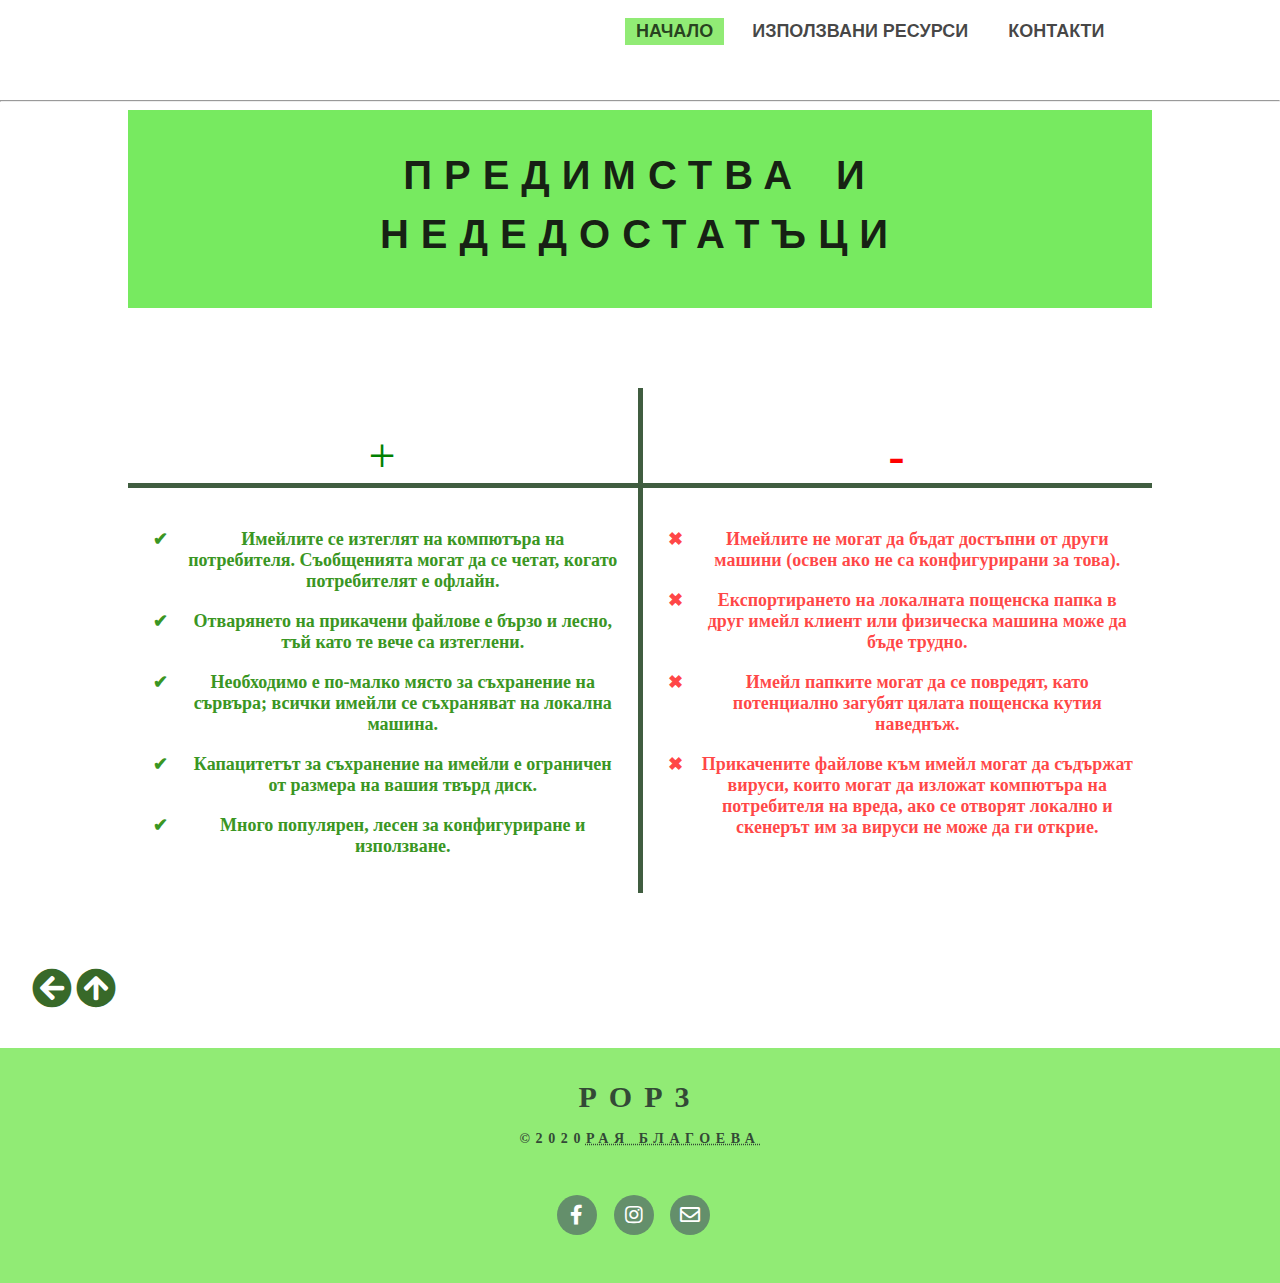
<file: pages/advantagesanddisadvantages.html>
<!DOCTYPE html>
<html lang="en">
<head>
    <meta charset="UTF-8">
    <meta name="viewport" content="width=device-width, initial-scale=1.0">
    <link rel="stylesheet" href="https://cdnjs.cloudflare.com/ajax/libs/font-awesome/5.14.0/css/all.min.css">
    <link href="https://fonts.googleapis.com/css2?family=Padauk&display=swap" rel="stylesheet">
    <link rel="stylesheet" href="../css/header.css">
    <link rel="stylesheet" href="../css/headerOtherPages.css">
    <link rel="stylesheet" href="../css/footer.css">
    <link rel="stylesheet" href="../css/advantagesanddisadvantages.css">
    <link rel="icon" href="../images/icon.png"  type="image/x-icon">
    <title>Предимства и недостатъци</title>
</head>
<body>
    <header name="top">
        <ul class="main-menu">
        
          <li class="menu_optional sub"><a class="active" href="../index.html" title="Начало">Начало</a> </li>
          <li class="menu_optional"><a class="non-active" href="../pages/resource.html"  title="Ресурси">Използвани ресурси</a></li>
          <li class="menu_optional home"><a class="non-active"  href="../pages/contact.html"  title="Kонтакти">Контакти</a></li>
        </ul>
  </header>
  <hr>
  <main class="main">
    <div class="img_aboutUs">
        <h1>ПРЕДИМСТВА И НЕДЕДОСТАТЪЦИ</h1>
    </div>
   <section class="box">
    <div class="fixed">
        <div class="pros"></div>
        <div class="cons"></div>
      </div>
      
      <div class="main">
        <div class="list">
          <div class="list__pros">
            <h2>
              <span>+</span>
            </h2>
            <ul class="pros_li">
                <li>Имейлите се изтеглят на компютъра на потребителя. Съобщенията могат да се четат, когато потребителят е офлайн.</li>
                <li>Отварянето на прикачени файлове е бързо и лесно, тъй като те вече са изтеглени.</li>
                <li> Необходимо е по-малко място за съхранение на сървъра; всички имейли се съхраняват на локална машина.</li>
                <li>Капацитетът за съхранение на имейли е ограничен от размера на вашия твърд диск.</li>
                <li>Много популярен, лесен за конфигуриране и използване.</li>
            </ul>
          </div>
          <div class="list__line">
          </div>
          <div class="list__cons">
            <h2>
              <span>-</span>
            </h2>
            <ul class="cons_li">
                <li>Имейлите не могат да бъдат достъпни от други машини (освен ако не са конфигурирани за това).</li>
           <li>Експортирането на локалната пощенска папка в друг имейл клиент или физическа машина може да бъде трудно.</li>
           <li>Имейл папките могат да се повредят, като потенциално загубят цялата пощенска кутия наведнъж.</li>
           <li>Прикачените файлове към имейл могат да съдържат вируси, които могат да изложат компютъра на потребителя на вреда, ако се отворят локално и скенерът им за вируси не може да ги открие.</li>
            </ul>
           
          </div>
        </div>
      </div>
   </section>
    </main>
 
    


    <div class="arrow">
      <a href="../index.html" title="Kъм началото"><i class="fas fa-arrow-circle-left"></i></a>
    <a href="#top" title="Нагоре" > <i class="fas fa-arrow-circle-up"></i></a>

    
    </div>
    
   
  <footer>
    <div class="conteiner">
       <p class="conteiner_item name">POP3</p>
       <p class=" conteiner_item copy-right">2020<span class="name_author">Рая Благоева</span> </p>
       <div class="icons">
          <a href="https://www.facebook.com/raq.blagoeva" title="Facebook" target="_blank"><i class="icon fab fa-facebook-f"></i></a>
          <a href="https://www.instagram.com/raiablagoeva/" title="Instagram" target="_blank"><i class="icon fab fa-instagram"></i></a>
          <a href="https://mail.google.com/mail/u/0/#inbox?compose=CllgCJNvNQnkgrwRzsvNhzljLTBNQgWSrrKvnZtZMVHwmdzPRdXHGjPncZHRVkTVvkjrCLZHKsq" title="Mail" target="_blank"><i class="icon far fa-envelope"></i></a>
       </div> 
    </div>
 </footer>
 
</body>

</html>
</file>
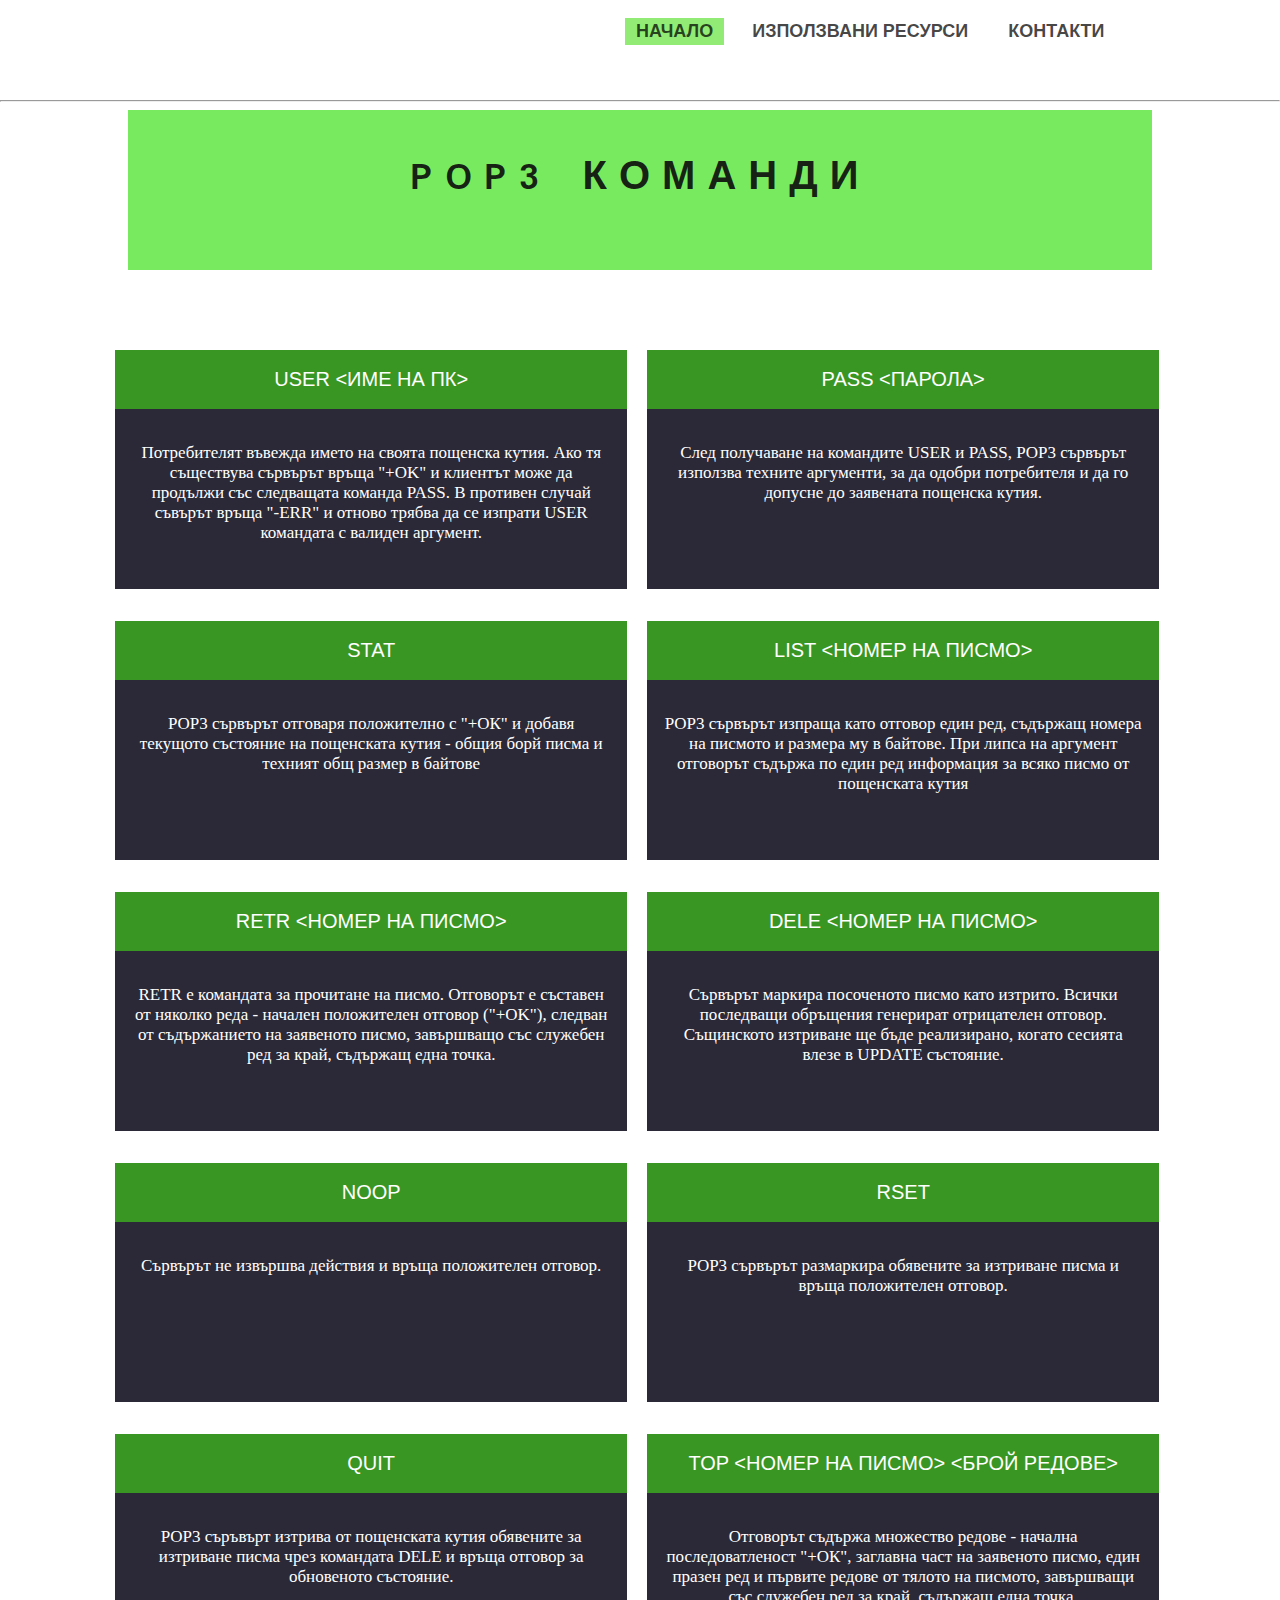
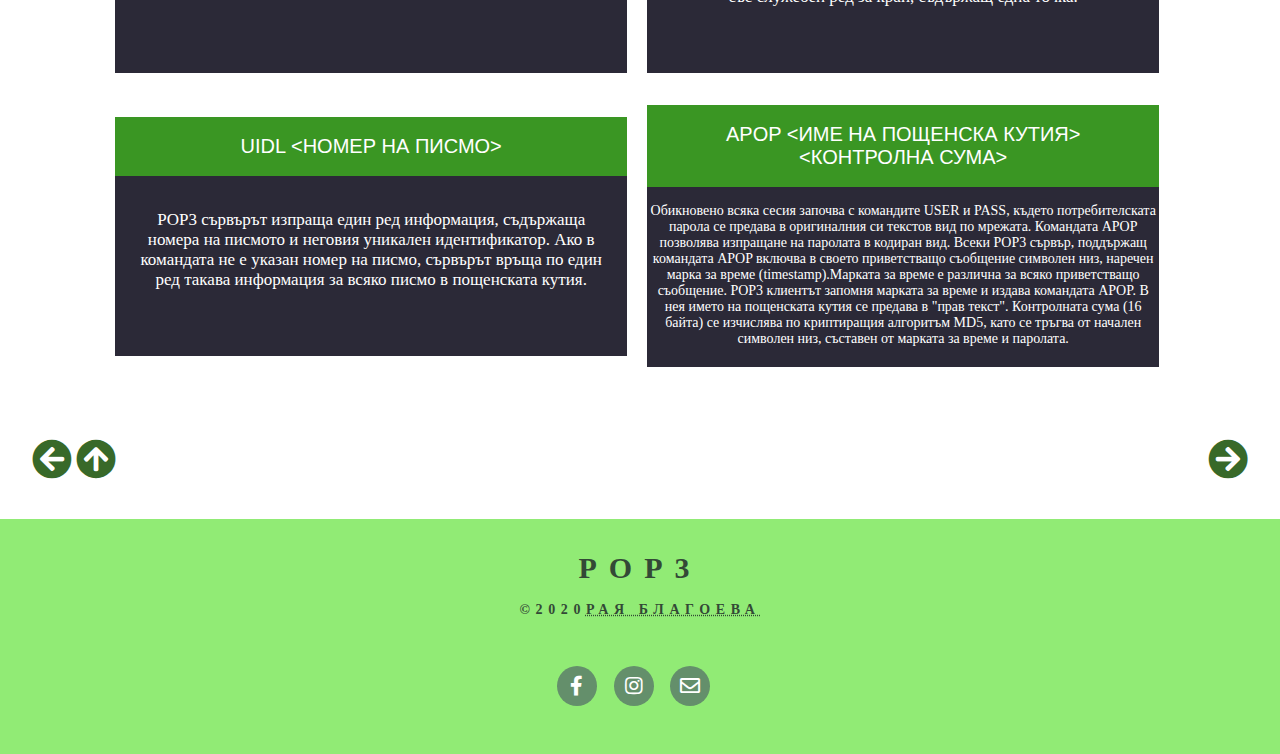
<file: pages/commands.html>
<!DOCTYPE html>
<html lang="en">
<head>
    <meta charset="UTF-8">
    <meta name="viewport" content="width=device-width, initial-scale=1.0">
    <link rel="stylesheet" href="https://cdnjs.cloudflare.com/ajax/libs/font-awesome/5.14.0/css/all.min.css">
    <link href="https://fonts.googleapis.com/css2?family=Padauk&display=swap" rel="stylesheet">
    <link rel="stylesheet" href="../css/header.css">
    <link rel="stylesheet" href="../css/headerOtherPages.css">
    <link rel="stylesheet" href="../css/footer.css">
    <link rel="stylesheet" href="../css/commands.css">
    <link rel="icon" href="../images/icon.png"  type="image/x-icon">
    
    <title>POP3 команди</title>
    <style>



    </style>

</head>
<body>
    <header name="top">
        <ul class="main-menu">
        
          <li class="menu_optional sub"><a class="active" href="../index.html" title="Начало">Начало</a></li>
          <li class="menu_optional"><a class="non-active" href="../pages/resource.html"  title="Ресурси">Използвани ресурси</a></li>

          <li class="menu_optional home"><a class="non-active"  href="../pages/contact.html"  title="Kонтакти">Контакти</a></li>
        </ul>
  </header>
  <hr>
  <main class="main">
    <div class="img_aboutUs">
        <h1>POP3 команди</h1>
    </div>
    
    <!-- <div class ="model"></div> -->
    
    <div class="com">
        <section class="commands commands1 ">
     
            <button type="button" class="collapsible">USER <име на ПК></button>
            <div class="content">
              <p>Потребителят въвежда името на своята пощенска кутия. Ако тя съществува сървърът връща "+OK" и клиентът може да продължи със следващата команда PASS. В противен случай съвърът връща "-ERR" и отново трябва да се изпрати USER командата с валиден аргумент.</p>
            </div>
        </section>
        
        <section class="commands">
            <button type="button" class="collapsible">PASS <парола></button>
            <div class="content">
              <p>След получаване на командите USER и PASS, POP3 сървърът използва техните аргументи, за да одобри потребителя и да го допусне до заявената пощенска кутия.</p>
            </div>
        </section>

        <section class="commands commands1">
            <button type="button" class="collapsible">STAT</button>
            <div class="content">
              <p>POP3 сървърът отговаря положително с "+ОК" и добавя текущото състояние на пощенската кутия - общия борй писма и техният общ размер в байтове<p>
            </div>
        </section>
        <section class="commands  ">
            <button type="button" class="collapsible">LIST <номер на писмо></button>
            <div class="content">
              <p>POP3 сървърът изпраща като отговор един ред, съдържащ номера на писмото и размера му в байтове. При липса на аргумент отговорът съдържа по един ред информация за всяко писмо от пощенската кутия</p>
            </div>
        </section>
        <section class="commands commands1">
            <button type="button" class="collapsible">RETR <номер на писмо></button>
            <div class="content">
              <p>RETR е командата за прочитане на писмо. Отговорът е съставен от няколко реда - начален положителен отговор ("+OK"), следван от съдържанието на заявеното писмо, завършващо със служебен ред за край, съдържащ една точка.</p>
            </div>
        </section>
        <section class="commands ">
            <button type="button" class="collapsible">DELE <номер на писмо></button>
            <div class="content">
              <p>Сървърът маркира посоченото писмо като изтрито. Всички последващи обръщения генерират отрицателен отговор. Същинското изтриване ще бъде реализирано, когато сесията влезе в UPDATE състояние.</p>
            </div>
        </section>
        <section class="commands commands1">
            <button type="button" class="collapsible">NOOP</button>
            <div class="content">
              <p>Сървърът не извършва действия и връща положителен отговор.</p>
            </div>
        </section>
        <section class="commands">
            <button type="button" class="collapsible">RSET</button>
            <div class="content">
             <p>POP3 сървърът размаркира обявените за изтриване писма и връща положителен отговор.</p>
            </div>
        </section>
        <section class="commands commands1">
            <button type="button" class="collapsible">QUIT</button>
            <div class="content">
               <p>POP3 съръвърт изтрива от пощенската кутия обявените за изтриване писма чрез командата DELE и връща отговор за обновеното състояние.</p>
             </div>
        </section>
        <section class="commands ">
            <button type="button" class="collapsible">TOP <номер на писмо> <брой редове></button>
            <div class="content">
              <p>Отговорът съдържа множество редове - начална последоватленост "+ОК", заглавна част на заявеното писмо, един празен ред и първите редове от тялото на писмото, завършващи със служебен ред за край, съдържащ една точка.</p>
             </div>
        </section>
        <section class="commands commands1">
            <button type="button" class="collapsible">UIDL <номер на писмо></button>
            <div class="content">
              <p>POP3 сървърът изпраща един ред информация, съдържаща номера на писмото и неговия уникален идентификатор. Ако в командата не е указан номер на писмо, сървърът връща по един ред такава информация за всяко писмо в пощенската кутия.</p>
             </div>
        </section>
        <section class="commands">
            <button type="button" class="collapsible">APOP <име на пощенска кутия> <контролна сума></button>
            <div class="content last">
                <p>Обикновено всяка сесия започва с командите USER и PASS, където потребителската парола се предава в оригиналния си текстов вид по мрежата. Командата APOP позволява изпращане на паролата в кодиран вид. Всеки POP3 сървър, поддържащ командата APOP включва в своето приветстващо съобщение символен низ, наречен марка за време (timestamp).Марката за време е различна за всяко приветстващо съобщение. POP3 клиентът запомня марката за време и издава командата APOP. В нея името на пощенската кутия се предава в "прав текст". Контролната сума (16 байта) се изчислява по криптиращия алгоритъм MD5, като се тръгва от начален символен низ, съставен от марката за време и паролата.</p>
            </div>
        </section>
    </div>
    </main>
 
    


    <div class="arrow">
      <a href="../index.html" title="Kъм началото"><i class="fas fa-arrow-circle-left"></i></a>
    <a href="#top" title="Нагоре" > <i class="fas fa-arrow-circle-up"></i></a>
    <a href="../pages/compare.html" title="Kъм POP3 vs IMAP" ><i class="fas fa-arrow-circle-right"></i></a>
    
    </div>
    
   
  <footer>
    <div class="conteiner">
       <p class="conteiner_item name">POP3</p>
       <p class=" conteiner_item copy-right">2020<span class="name_author">Рая Благоева</span> </p>
       <div class="icons">
          <a href="https://www.facebook.com/raq.blagoeva" title="Facebook" target="_blank"><i class="icon fab fa-facebook-f"></i></a>
          <a href="https://www.instagram.com/raiablagoeva/" title="Instagram" target="_blank"><i class="icon fab fa-instagram"></i></a>
          <a href="https://mail.google.com/mail/u/0/#inbox?compose=CllgCJNvNQnkgrwRzsvNhzljLTBNQgWSrrKvnZtZMVHwmdzPRdXHGjPncZHRVkTVvkjrCLZHKsq" title="Mail" target="_blank"><i class="icon far fa-envelope"></i></a>
       </div> 
    </div>
 </footer>
 
</body>

</html>
</file>
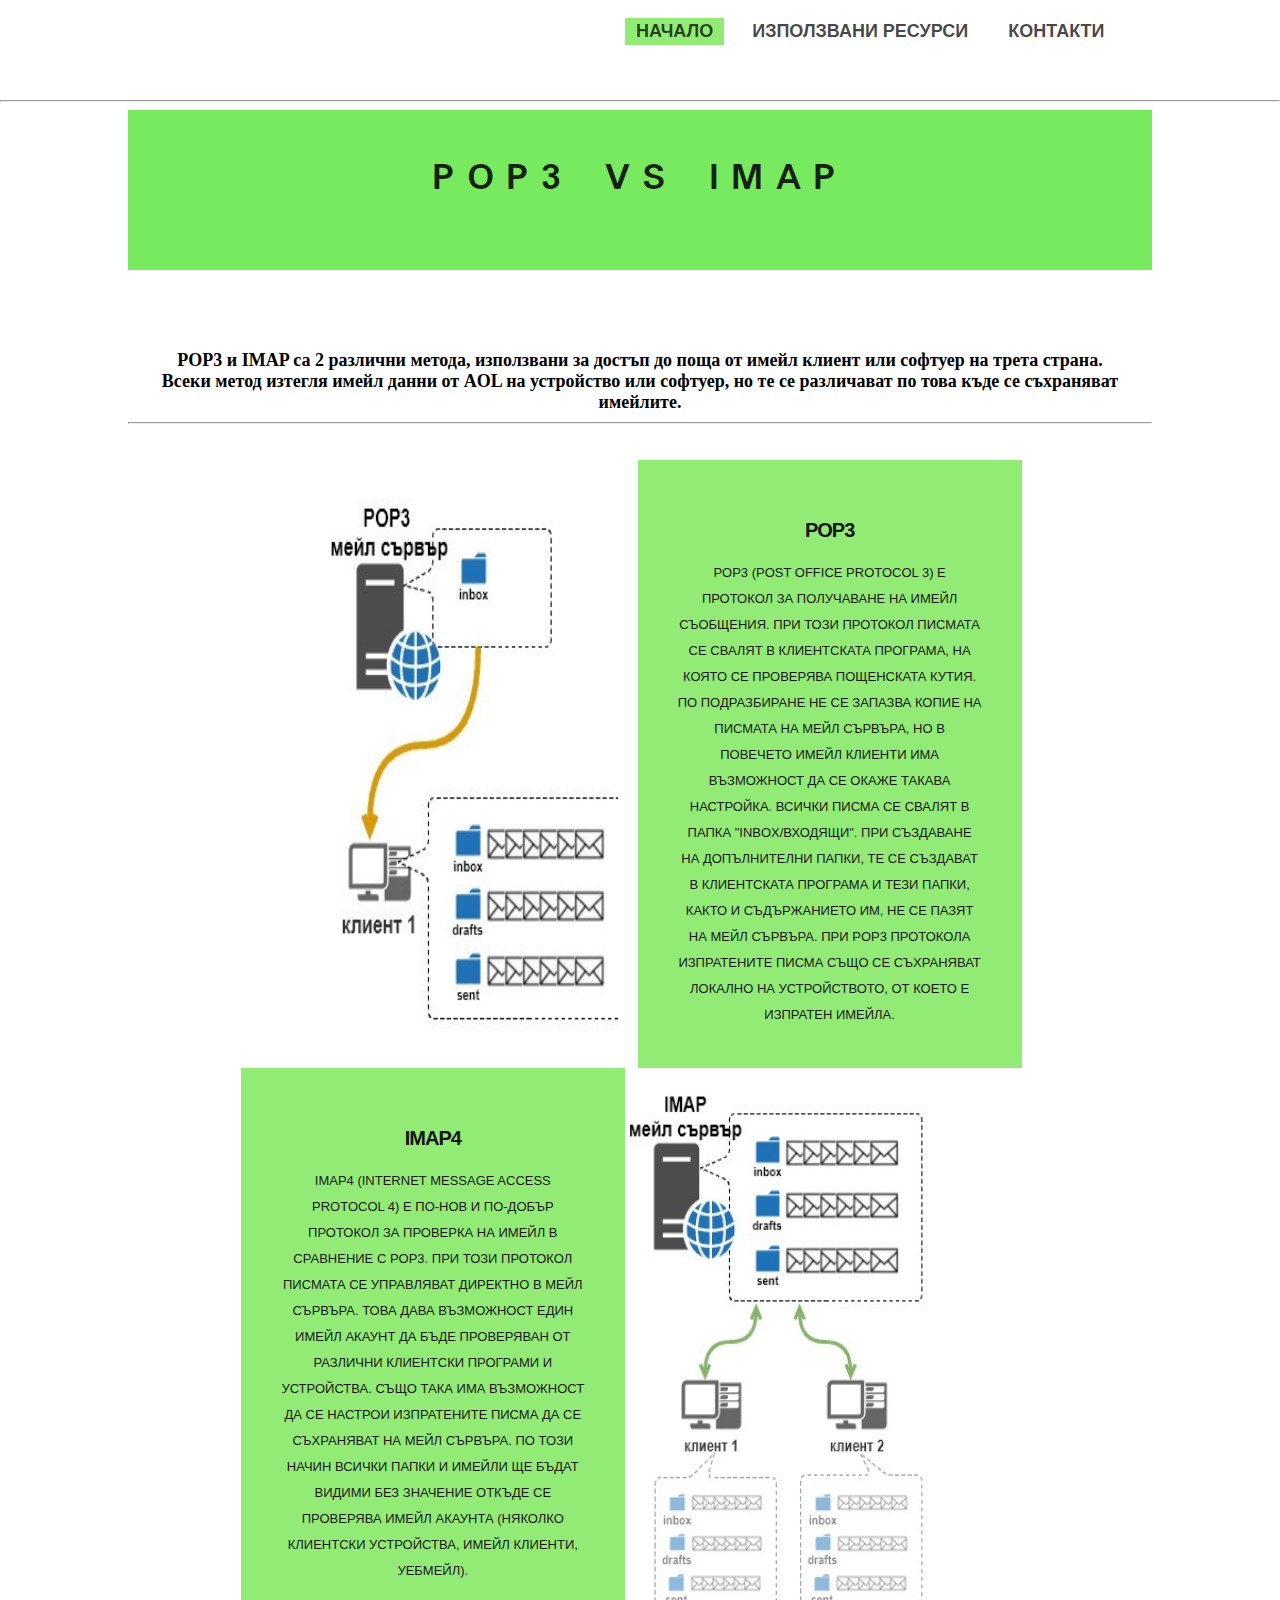
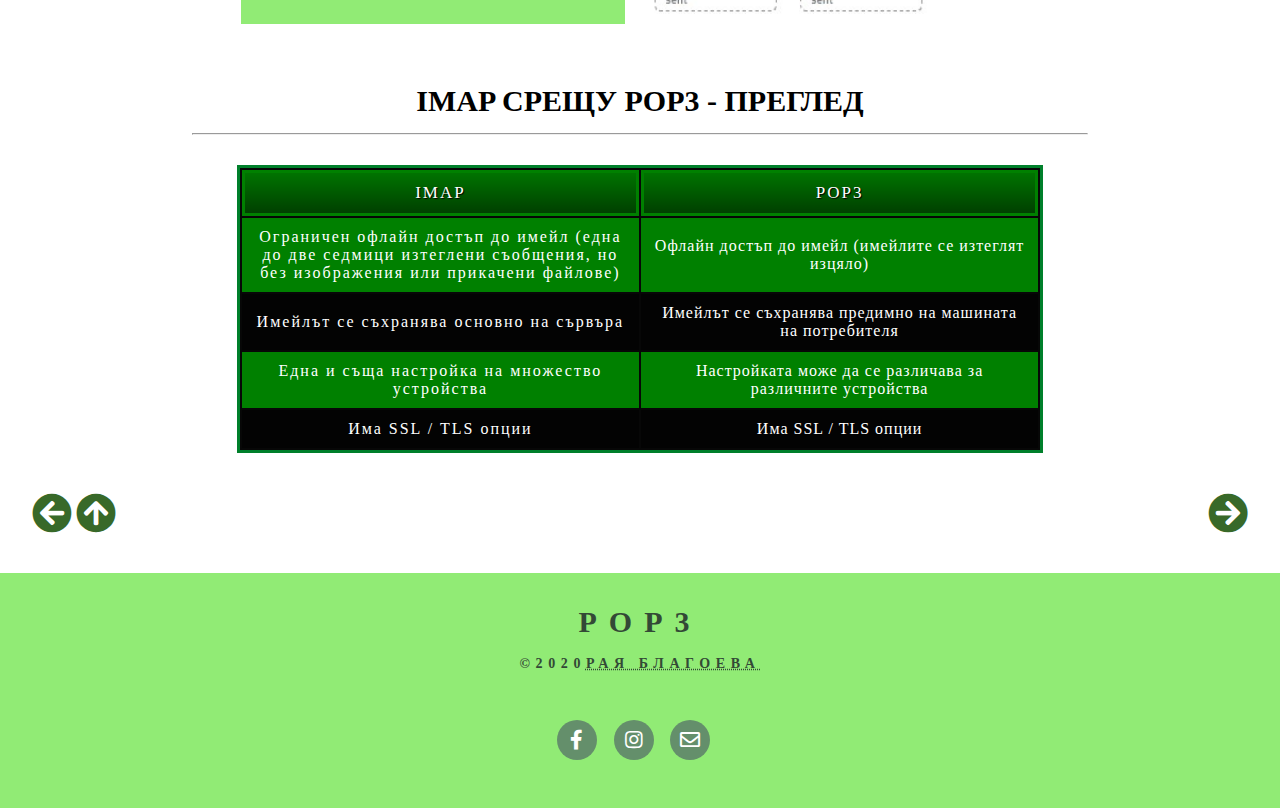
<file: pages/compare.html>
<!DOCTYPE html>
<html lang="en">
<head>
    <meta charset="UTF-8">
    <meta name="viewport" content="width=device-width, initial-scale=1.0">
    <link rel="stylesheet" href="https://cdnjs.cloudflare.com/ajax/libs/font-awesome/5.14.0/css/all.min.css">
    <link href="https://fonts.googleapis.com/css2?family=Padauk&display=swap" rel="stylesheet">
    <link rel="stylesheet" href="../css/header.css">
    <link rel="stylesheet" href="../css/headerOtherPages.css">
    <link rel="stylesheet" href="../css/footer.css">
    <link rel="stylesheet" href="../css/compare.css">
    <link rel="icon" href="../images/icon.png"  type="image/x-icon">
    <title>IMAP vs POP3</title>
</head>
<body>
    <header name="top">
        <ul class="main-menu">
        
          <li class="menu_optional sub"><a class="active" href="../index.html" title="Начало">Начало</a> </li>
          <li class="menu_optional"><a class="non-active" href="../pages/resource.html"  title="Ресурси">Използвани ресурси</a></li>
          
        
          <li class="menu_optional home"><a class="non-active"  href="../pages/contact.html"  title="Kонтакти">Контакти</a></li>
        </ul>
   
  </header>
  <hr>
  <main class="main">
    <div class="img_aboutUs">
        <h1>POP3 vs IMAP</h1>
    </div>
    <section class="introduction">
        POP3 и IMAP са 2 различни метода, използвани за достъп до поща от имейл клиент или софтуер на трета страна. <br>
         Всеки метод изтегля имейл данни от AOL на  устройство или софтуер, но те се различават по това къде се съхраняват имейлите.
         <hr>
    </section>
    <div class="section">
        <section class="box odd">
          <div class="box_sub">
            <img class="img_box" src="../images/imap-pop3-mails-01.jpg" alt="Picture" title='Picture'>
            <div class="paragraph_box">
              <h3>POP3</h3>
              <p >POP3 (Post Office Protocol 3) е протокол за получаване на имейл съобщения. При този протокол писмата се свалят в клиентската програма, на която се проверява пощенската кутия. По подразбиране не се запазва копие на писмата на мейл сървъра, но в повечето имейл клиенти има възможност да се окаже такава настройка. Всички писма се свалят в папка "Inbox/Входящи". При създаване на допълнителни папки, те се създават в клиентската програма и тези папки, както и съдържанието им, не се пазят на мейл сървъра. При POP3 протокола изпратените писма също се съхраняват локално на устройството, от което е изпратен имейла.
             </p>
           </div>   
          </div>
        </section>
        <section class="box even">
          <div class="box_sub">
            <div class="paragraph_box">
              <h3>IMAP4</h3>
              <p>
                IMAP4 (Internet Message Access Protocol 4) e по-нов и по-добър протокол за проверка на имейл в сравнение с POP3. При този протокол писмата се управляват директно в мейл сървъра. Това дава възможност един имейл акаунт да бъде проверяван от различни клиентски програми и устройства. Също така има възможност да се настрои изпратените писма да се съхраняват на мейл сървъра. По този начин всички папки и имейли ще бъдат видими без значение откъде се проверява имейл акаунта (няколко клиентски устройства, имейл клиенти, уебмейл).
             </p>
           </div>
           <img class="img_box" src="../images/imap-pop3-mails-02.jpg" alt="Picture" title='Picture'>
          </div>
        </section>
      </div>
      <h3 class="subtitle">IMAP срещу POP3 - преглед
        <hr>
      </h3>
      <section class="table">
        <table summary="POP3 vs IMAP">
          <thead>
            <tr>
              <th scope="col">IMAP</th>
              <th scope="col">POP3</th>
            </tr>
          </thead>
          <tbody>
            <tr>
              <th scope="row">Ограничен офлайн достъп до имейл (една до две седмици изтеглени съобщения, но без изображения или прикачени файлове)</th>
              <td>Офлайн достъп до имейл (имейлите се изтеглят изцяло)</td>
            </tr>
            <tr>
              <th scope="row">Имейлът се съхранява основно на сървъра</th>
              <td>Имейлът се съхранява предимно на машината на потребителя</td>
           
            </tr>
            <tr>
              <th scope="row">Една и съща настройка на множество устройства</th>
              <td>Настройката може да се различава за различните устройства</td>
             
            </tr>
            <tr>
              <th scope="row">Има SSL / TLS опции</th>
              <td>Има SSL / TLS опции</td>
             
            </tr>
          </tbody>
          <tfoot>
          </tfoot>
        </table>
      </section>
    
   
       
    </main>
 
    


    <div class="arrow">
      <a href="../index.html" title="Kъм началото"><i class="fas fa-arrow-circle-left"></i></a>
    <a href="#top" title="Нагоре" > <i class="fas fa-arrow-circle-up"></i></a>
    <a href="../pages/advantagesanddisadvantages.html" title="Kъм Предимства и недостатъци" ><i class="fas fa-arrow-circle-right"></i></a>
    
    </div>
    
   
  <footer>
    <div class="conteiner">
       <p class="conteiner_item name">POP3</p>
       <p class=" conteiner_item copy-right">2020<span class="name_author">Рая Благоева</span> </p>
       <div class="icons">
          <a href="https://www.facebook.com/raq.blagoeva" title="Facebook" target="_blank"><i class="icon fab fa-facebook-f"></i></a>
          <a href="https://www.instagram.com/raiablagoeva/" title="Instagram" target="_blank"><i class="icon fab fa-instagram"></i></a>
          <a href="https://mail.google.com/mail/u/0/#inbox?compose=CllgCJNvNQnkgrwRzsvNhzljLTBNQgWSrrKvnZtZMVHwmdzPRdXHGjPncZHRVkTVvkjrCLZHKsq" title="Mail" target="_blank"><i class="icon far fa-envelope"></i></a>
       </div> 
    </div>
 </footer>
 
</body>

</html>
</file>
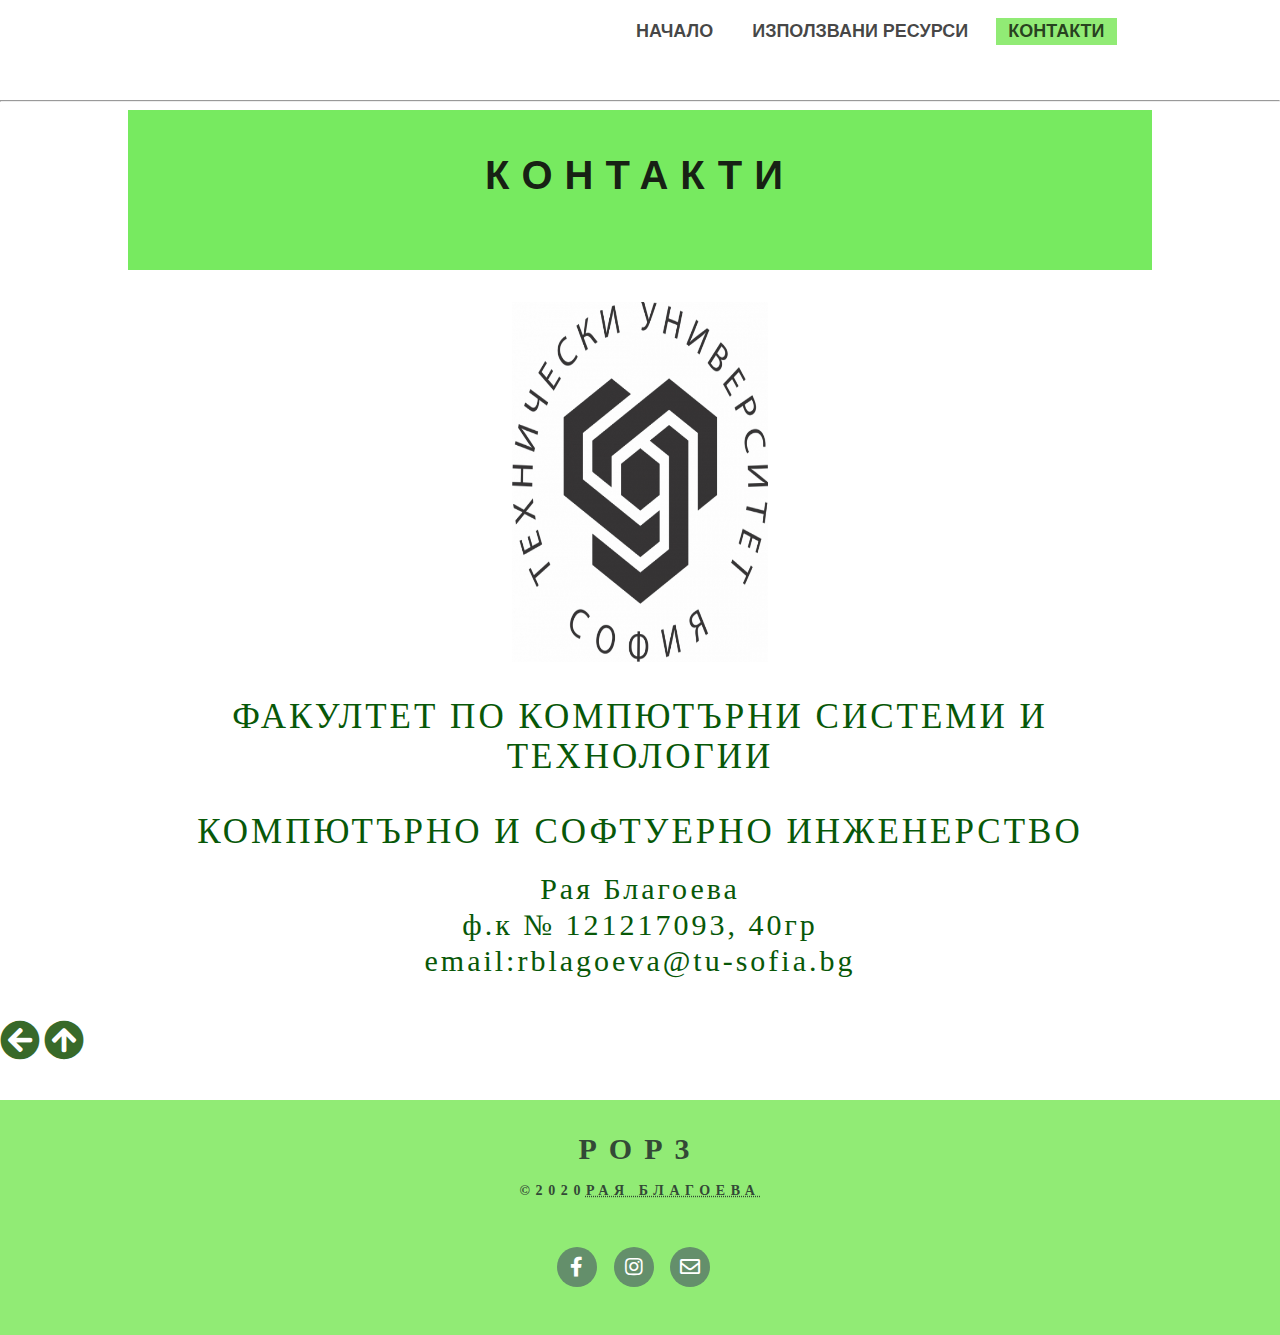
<file: pages/contact.html>
<!DOCTYPE html>
<html lang="en">
<head>
    <meta charset="UTF-8">
    <meta name="viewport" content="width=device-width, initial-scale=1.0">
    <link rel="stylesheet" href="https://cdnjs.cloudflare.com/ajax/libs/font-awesome/5.14.0/css/all.min.css">
    <link href="https://fonts.googleapis.com/css2?family=Padauk&display=swap" rel="stylesheet">
    <link rel="stylesheet" href="../css/header.css">
    <link rel="stylesheet" href="../css/headerOtherPages.css">
    <link rel="stylesheet" href="../css/footer.css">
    <link rel="stylesheet" href="../css/contact.css">
    <link rel="icon" href="../images/icon.png"  type="image/x-icon">
    <title>Контакти</title>
</head>
<body>
    <header name="top">
        <ul class="main-menu">
        
          <li class="menu_optional sub"><a class="non-active" href="../index.html" title="Начало">Начало</a></li>
          <li class="menu_optional"><a class="non-active" href="../pages/resource.html"  title="Ресурси">Използвани ресурси</a></li>
          
          <li class="menu_optional home"><a class="active"  href="../pages/contact.html"  title="Kонтакти">Контакти</a></li>
        </ul>
  </header>
  <hr>
  <main class="main">
    <div class="img_aboutUs">
        <h1>КОНТАКТИ</h1>
    </div>
    <div class="logo">
      <img src="../images/unnamed.png" alt="Лого">
    </div>
    <div class="info">
        <p>Факултет по Компютърни системи и технологии</p>
        <p>Компютърно и софтуерно инженерство</p>
        <p>Рая Благоева</p>
        <p>ф.к № 121217093, 40гр</p>
        <p>email:rblagoeva@tu-sofia.bg</p>
    </div>
    </main>
 
    


    <div class="arrow">
      <a href="../index.html" title="Kъм началото"><i class="fas fa-arrow-circle-left"></i></a>
    <a href="#top" title="Нагоре" > <i class="fas fa-arrow-circle-up"></i></a>
    
    </div>
    
   
  <footer>
    <div class="conteiner">
       <p class="conteiner_item name">POP3</p>
       <p class=" conteiner_item copy-right">2020<span class="name_author">Рая Благоева</span> </p>
       <div class="icons">
          <a href="https://www.facebook.com/raq.blagoeva" title="Facebook" target="_blank"><i class="icon fab fa-facebook-f"></i></a>
          <a href="https://www.instagram.com/raiablagoeva/" title="Instagram" target="_blank"><i class="icon fab fa-instagram"></i></a>
          <a href="https://mail.google.com/mail/u/0/#inbox?compose=CllgCJNvNQnkgrwRzsvNhzljLTBNQgWSrrKvnZtZMVHwmdzPRdXHGjPncZHRVkTVvkjrCLZHKsq" title="Mail" target="_blank"><i class="icon far fa-envelope"></i></a>
       </div> 
    </div>
 </footer>
 
</body>

</html>
</file>
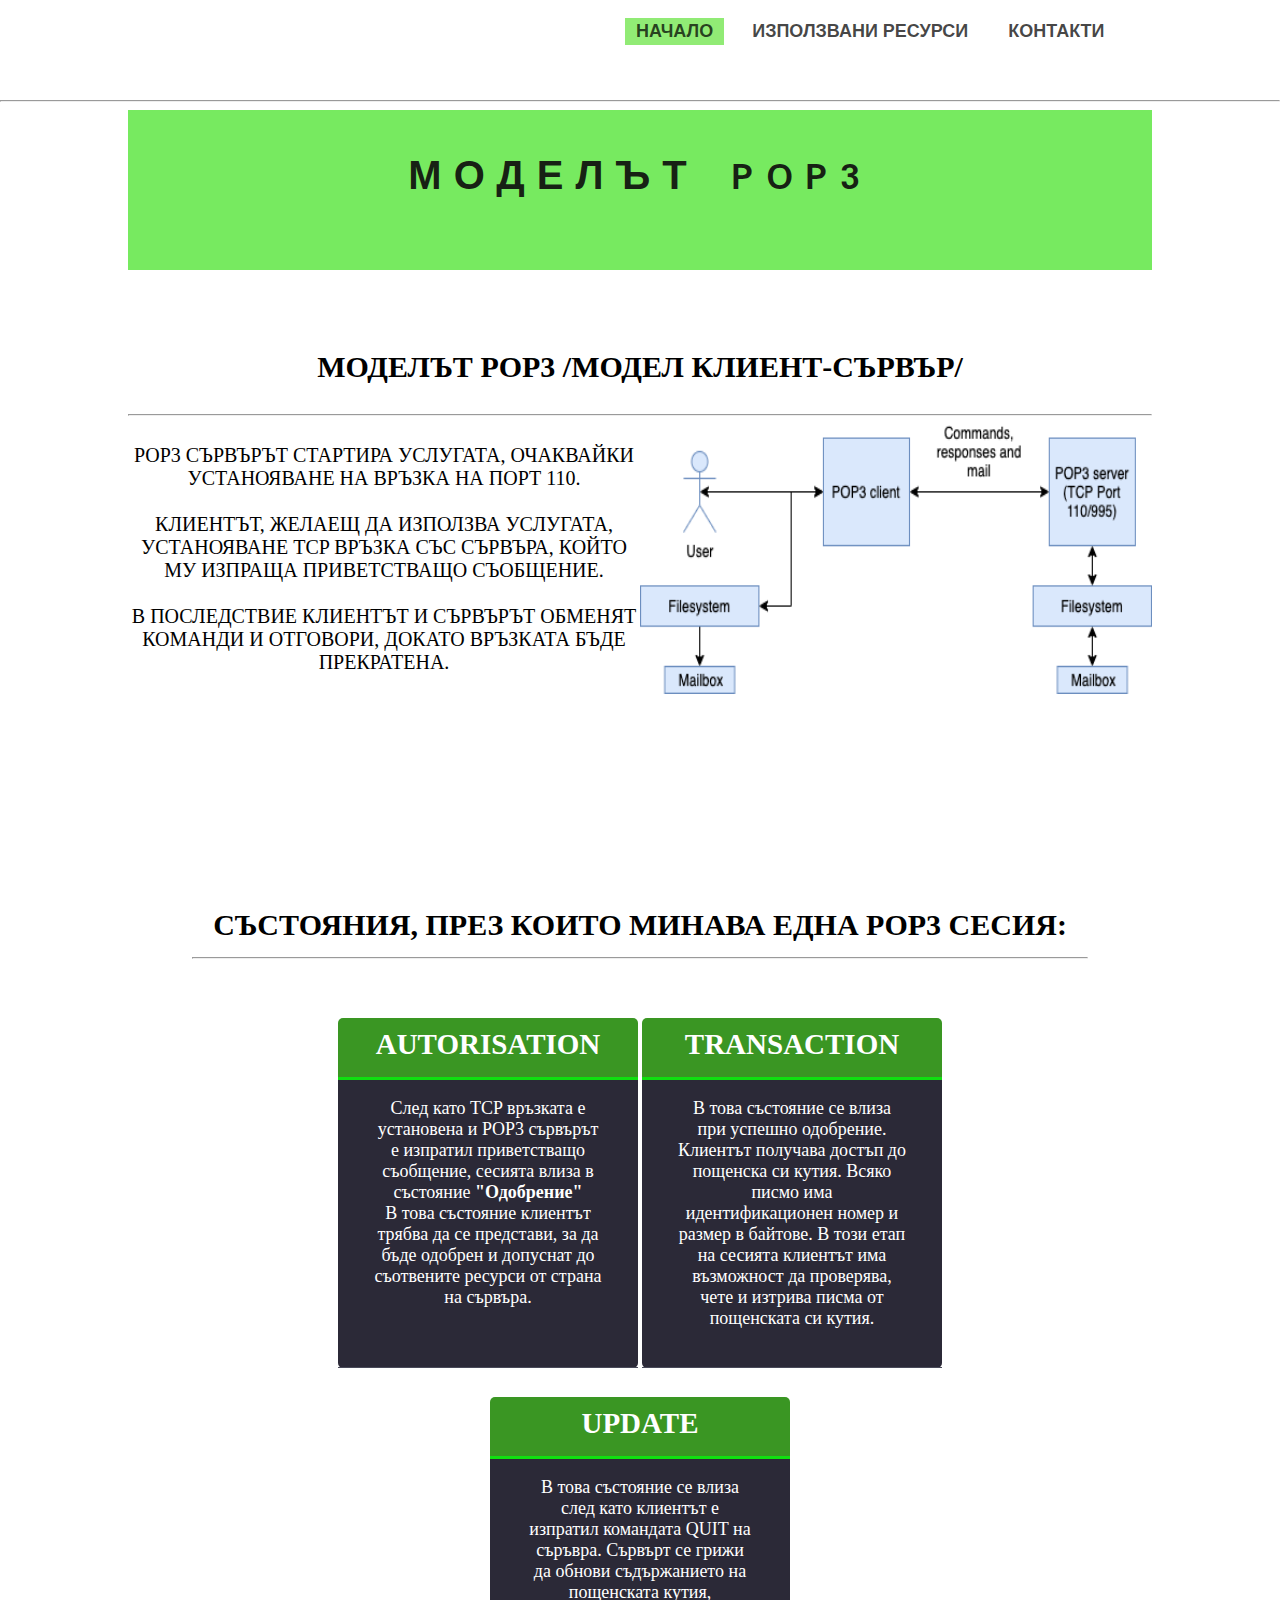
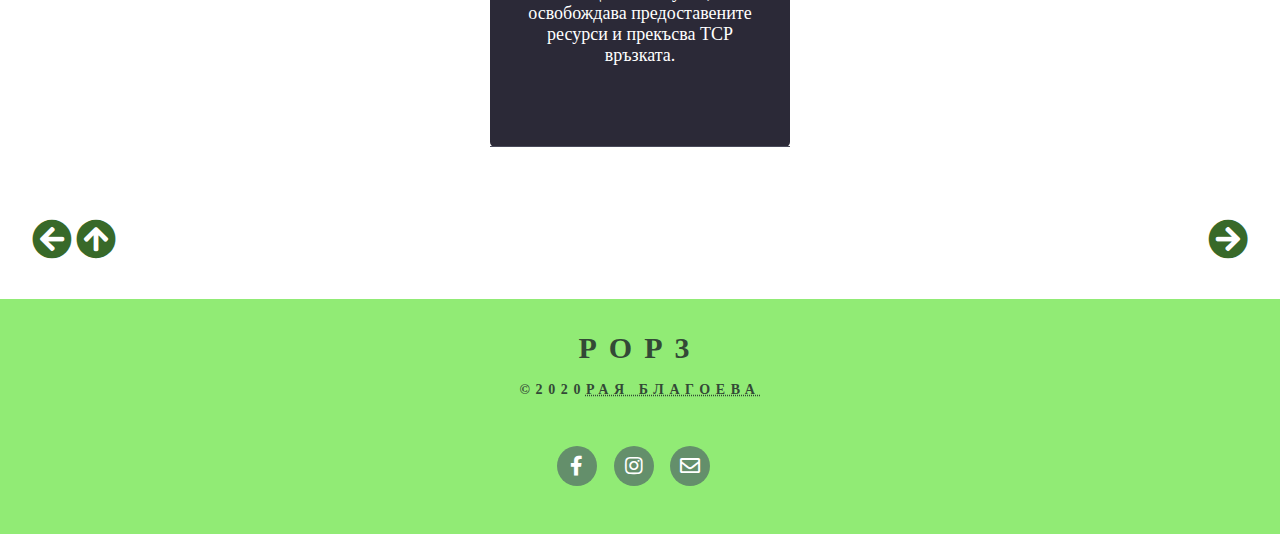
<file: pages/model.html>
<!DOCTYPE html>
<html lang="en">
<head>
    <meta charset="UTF-8">
    <meta name="viewport" content="width=device-width, initial-scale=1.0">
    <link rel="stylesheet" href="https://cdnjs.cloudflare.com/ajax/libs/font-awesome/5.14.0/css/all.min.css">
    <link href="https://fonts.googleapis.com/css2?family=Padauk&display=swap" rel="stylesheet">
    <link rel="stylesheet" href="../css/header.css">
    <link rel="stylesheet" href="../css/headerOtherPages.css">
    <link rel="stylesheet" href="../css/footer.css">
    <link rel="stylesheet" href="../css/model.css">
    <link rel="icon" href="../images/icon.png"  type="image/x-icon">
    <title>Моделът POP3 </title>
   
   
</head>
<body>
    <header name="top">
        <ul class="main-menu">
        
          <li class="menu_optional sub"><a class="active" href="../index.html" title="Начало">Начало</a></li>
          <li class="menu_optional"><a class="non-active" href="../pages/resource.html"  title="Ресурси">Използвани ресурси</a></li>
          <li class="menu_optional home"><a class="non-active"  href="../pages/contact.html"  title="Kонтакти">Контакти</a></li>
        </ul>
  </header>
  <hr>
  <main class="main">
    <div class="img_aboutUs">
        <h1>Моделът POP3</h1>
    </div>
    <!-- <div class ="model"></div> -->
    <div class = "desc">
        <h3 class="pop">Моделът POP3 /модел клиент-сървър/</h3>
        <hr>
        <p>POP3 сървърът стартира услугата, очаквайки устанояване на връзка на порт 110. <br>
            <br>
            Клиентът, желаещ да използва услугата, устанояване ТCP връзка със сървъра, който му изпраща приветстващо  съобщение. <br>
            <br>
            В последствие  клиентът  и сървърът  обменят команди и отговори, докато връзката бъде  прекратена.
            
        </p>
        <img class="model" src="../images/pop3_model_diagram.png" alt="Diagram" title="Диаграма">


    </div>
    <div class="clear"></div>
    <h3>Състояния, през които минава една POP3 сесия:
      <hr>
    </h3>
    <div id="container">
        <div class="whole">
        <div class="type">
            <p>Autorisation</p>
            </div>
        <div class="plan">
    
            <div class="header">
              След като ТCP връзката е установена и POP3 сървърът е изпратил приветстващо съобщение, сесията влиза в състояние  <b>"Одобрение"</b> <br>
              В това състояние клиентът трябва да се представи, за да бъде одобрен и допуснат до съотвените ресурси от страна на сървъра.
            </div>
            
        </div>
    </div>
        <div class="whole">
            <div class="type ">
            <p>Transaction</p>
            </div>
        <div class="plan">
    
            <div class="header">
              В това състояние се влиза при успешно одобрение. Клиентът получава достъп до пощенска си кутия. Всяко писмо има идентификационен номер и размер в байтове. В този етап на сесията клиентът има възможност да проверява, чете и изтрива писма от пощенската си кутия.   
            </div>
        </div>
    </div>
    
        <div class="whole ">
            <div class="type">
            <p>Update</p>
            </div>
        <div class="plan">
    
            <div class="header">
              В това състояние се влиза след като клиентът е изпратил командата QUIT на съръвра. Сървърт се грижи да обнови съдържанието на пощенската кутия, освобождава предоставените ресурси и прекъсва TCP връзката.
                
            </div>
        </div>
    </div>
    <div class="clear"></div>
    
    </main>
    <div class="arrow">
      <a href="../index.html" title="Kъм началото"><i class="fas fa-arrow-circle-left"></i></a>
    <a href="#top" title="Нагоре" > <i class="fas fa-arrow-circle-up"></i></a>
    <a href="../pages/commands.html" title="Kъм командите" ><i class="fas fa-arrow-circle-right"></i></a>
    
    </div>
    
   
  <footer>
    <div class="conteiner">
       <p class="conteiner_item name">POP3</p>
       <p class=" conteiner_item copy-right">2020<span class="name_author">Рая Благоева</span> </p>
       <div class="icons">
          <a href="https://www.facebook.com/raq.blagoeva" title="Facebook" target="_blank"><i class="icon fab fa-facebook-f"></i></a>
          <a href="https://www.instagram.com/raiablagoeva/" title="Instagram" target="_blank"><i class="icon fab fa-instagram"></i></a>
          <a href="https://mail.google.com/mail/u/0/#inbox?compose=CllgCJNvNQnkgrwRzsvNhzljLTBNQgWSrrKvnZtZMVHwmdzPRdXHGjPncZHRVkTVvkjrCLZHKsq" title="Mail" target="_blank"><i class="icon far fa-envelope"></i></a>
       </div> 
    </div>
 </footer>
</body>
</html>
</file>
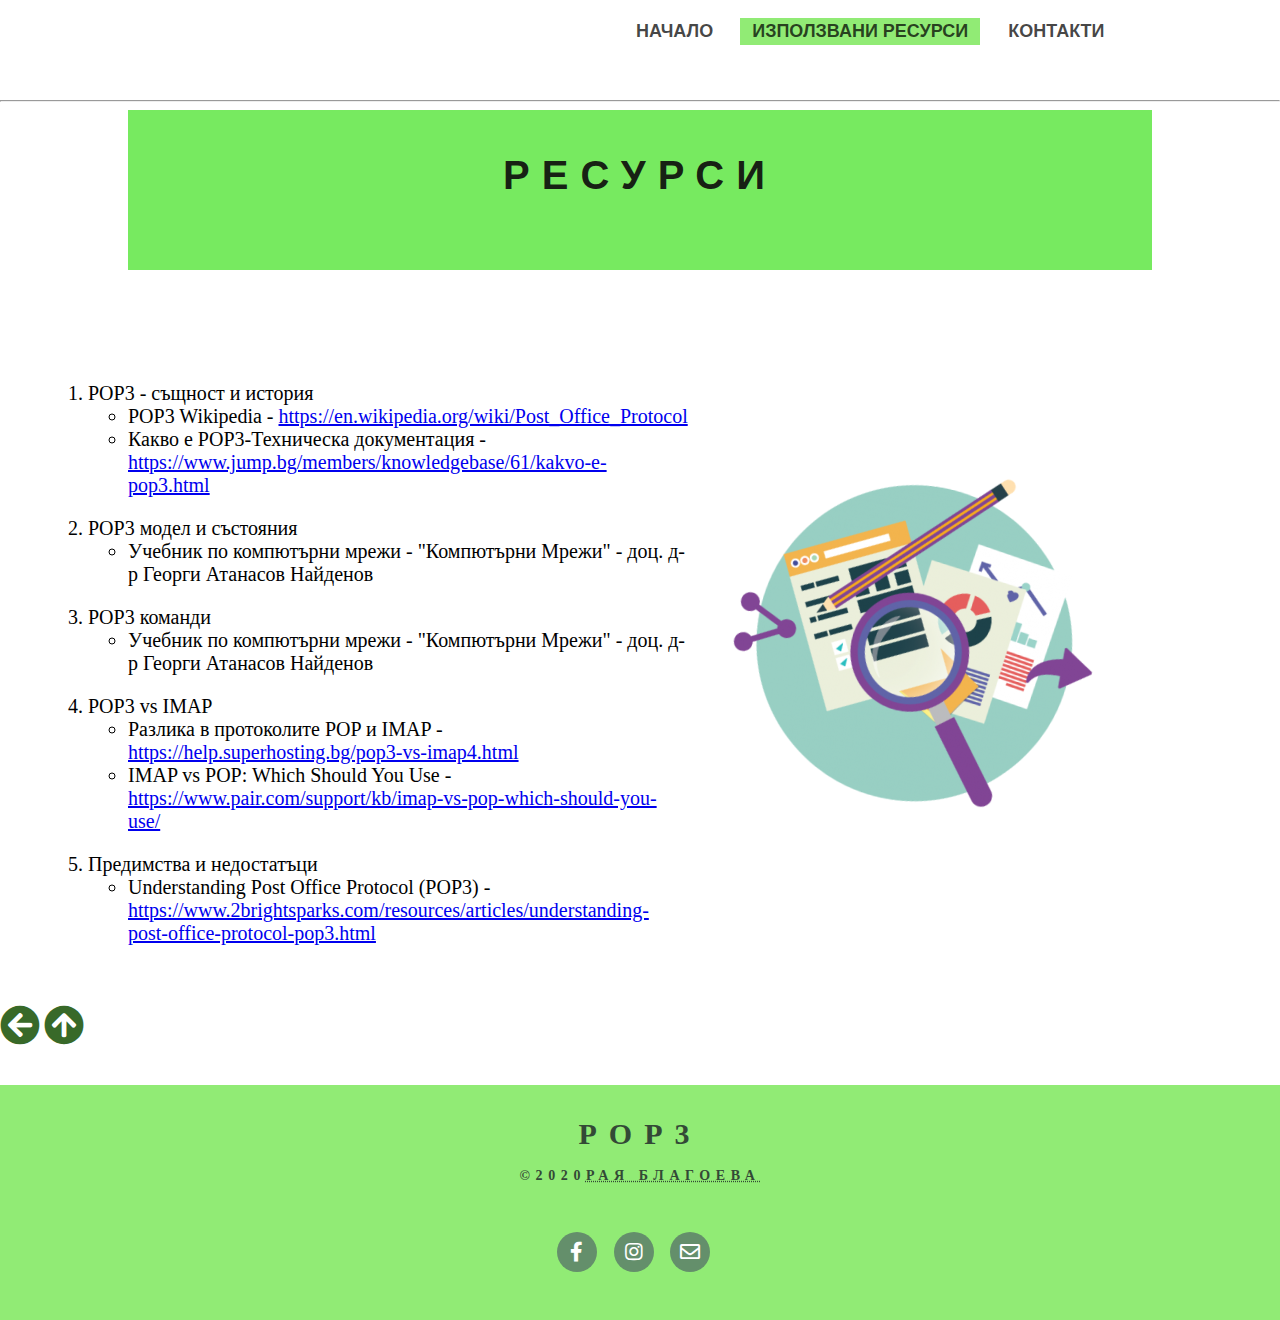
<file: pages/resource.html>
<!DOCTYPE html>
<html lang="en">
<head>
    <meta charset="UTF-8">
    <meta name="viewport" content="width=device-width, initial-scale=1.0">
    <link rel="stylesheet" href="https://cdnjs.cloudflare.com/ajax/libs/font-awesome/5.14.0/css/all.min.css">
    <link href="https://fonts.googleapis.com/css2?family=Padauk&display=swap" rel="stylesheet">
    <link rel="stylesheet" href="../css/header.css">
    <link rel="stylesheet" href="../css/headerOtherPages.css">
    <link rel="stylesheet" href="../css/footer.css">
    <link rel="stylesheet" href="../css/resource.css">
    <link rel="icon" href="../images/icon.png"  type="image/x-icon">
    <title>Ресурси</title>

</head>
<body>
    <header name="top">
        <ul class="main-menu">
        
          <li class="menu_optional sub"><a class="non-active" href="../index.html" title="Начало">Начало</a></li>
          <li class="menu_optional"><a class="active" href="../pages/resource.html"  title="Ресурси">Използвани ресурси</a></li>
          <li class="menu_optional home"><a class="non-active"  href="../pages/contact.html"  title="Kонтакти">Контакти</a></li>
        </ul>
     
  </header>
  <hr>
  <main class="main">
        <div class="img_aboutUs">
            <h1>РЕСУРСИ</h1>
        </div>
        <div class="resource">
            <ol>
                <li>POP3 - същност и история
                    <ul>
                        <li>POP3 Wikipedia - <a class="res" href="https://en.wikipedia.org/wiki/Post_Office_Protocol" title="POP3 Wikipedia" target="_blank"> https://en.wikipedia.org/wiki/Post_Office_Protocol</a></li>
                        <li>Какво е POP3-Техническа документация - <a href="https://www.jump.bg/members/knowledgebase/61/kakvo-e-pop3.html" title="Техническа документация" target="_blank"> https://www.jump.bg/members/knowledgebase/61/kakvo-e-pop3.html</a></li>
                    </ul>
                </li>
                <li>POP3 модел и състояния
                    <ul>
                        <li>Учебник по компютърни мрежи - "Компютърни Мрежи" - доц. д-р Георги Атанасов Найденов</li>
                    </ul>
                </li>
                <li>POP3 команди
                    <ul>
                        <li>Учебник по компютърни мрежи - "Компютърни Мрежи" - доц. д-р Георги Атанасов Найденов</li>
                    </ul>
                </li>
                <li>POP3 vs IMAP
                    <ul>
                        <li>Разлика в протоколите POP и IMAP - <a target="_blank" title="Разлика между POP и IMAP" href="https://help.superhosting.bg/pop3-vs-imap4.html"> https://help.superhosting.bg/pop3-vs-imap4.html</a></li>
                        <li>IMAP vs POP: Which Should You Use - <a target="_blank" title="IMAP vs POP" href="https://www.pair.com/support/kb/imap-vs-pop-which-should-you-use/"> https://www.pair.com/support/kb/imap-vs-pop-which-should-you-use/</a></li>
                    </ul>
                </li>
                <li>Предимства и недостатъци
                    <ul>
                        <li>Understanding Post Office Protocol (POP3) - <a target="_blank" title="Understanding Post Office Protocol (POP3)" href="https://www.2brightsparks.com/resources/articles/understanding-post-office-protocol-pop3.html">https://www.2brightsparks.com/resources/articles/understanding-post-office-protocol-pop3.html</a></li>
                    </ul>
                </li>
            </ol>
        </div>
            <img src="../images/resources-png-7.png" alt="Ресурси">
        
    </main>
 
    


    <div class="arrow">
      <a href="../index.html" title="Kъм началото"><i class="fas fa-arrow-circle-left"></i></a>
    <a href="#top" title="Нагоре" > <i class="fas fa-arrow-circle-up"></i></a>
    
    </div>
    
   
  <footer>
    <div class="conteiner">
       <p class="conteiner_item name">POP3</p>
       <p class=" conteiner_item copy-right">2020<span class="name_author">Рая Благоева</span> </p>
       <div class="icons">
          <a href="https://www.facebook.com/raq.blagoeva" title="Facebook" target="_blank"><i class="icon fab fa-facebook-f"></i></a>
          <a href="https://www.instagram.com/raiablagoeva/" title="Instagram" target="_blank"><i class="icon fab fa-instagram"></i></a>
          <a href="https://mail.google.com/mail/u/0/#inbox?compose=CllgCJNvNQnkgrwRzsvNhzljLTBNQgWSrrKvnZtZMVHwmdzPRdXHGjPncZHRVkTVvkjrCLZHKsq" title="Mail" target="_blank"><i class="icon far fa-envelope"></i></a>
       </div> 
    </div>
 </footer>
 
</body>

</html>
</file>
<file: css/header.css>
body{
  font-family: "Playfair Display", serif;
}
/* main layout */
header{
  margin: 10px 0px;
  min-height: 5em;
  /* border: red solid 1px; */
  /* border: yellow solid 1px; */
}
/* 
main{
  margin-top:5em;
  margin-bottom: 3em;
} */

/* header */
header nav{
  position: absolute;
  left: 13em;right: 0; top:4em;
  width: calc(100% - 13em);

 
 
}
.main-menu{
  /* position the whole UL menu to the right */
  float: right;
  width: 40em;
  /* border: green solid 1px; */
  /* margin-right: 9em; */
  padding:0em;
  margin:0em;
  margin-right: 2em;
 
}
.main-menu>li{
  /* position items next to each other */
  float: left;
  padding: .5em;
  box-sizing: border-box;
  display: block;
  /* border: 1px solid red; */
}
.menu_optional >a{
display: block;
font-size: 18px;
margin:0 0.5em;
/* padding:.5em;
padding-bottom: 0.2em; */
width: 100%;
height: 50%;
/* border: 0.1em solid orange; */
text-decoration: none;
color: #fff;
/* text-shadow: 0.1em 0.1em #000; */
/* font-family: 'Bad Script', cursive; */
font-family: "Playfair Display",Sans-serif;
font-weight: 600;
text-transform: uppercase;
text-align: center;
padding: 3px;
}
.non-active:hover {
 
 border-bottom: 2px solid green;
 color: green;
}

.active{
  background-color:#91eb75;
}
.sub_menu{
  visibility: hidden;
  margin-top: 1em;
  /* height: 6em; */
 }
.sub > .sub_menu > li >a{
  visibility: hidden;
font-size: 17px;
padding-top: 0.5em;
position: relative;
left:-9em;
width: 20em;
line-height: 1.7em;
box-sizing: border-box;
padding: 0em 2em;;
text-align: center;
text-transform: uppercase;
color: rgb(48, 42, 42);
/* font-family: 'Bad Script', cursive; */
font-family: 'Caveat', cursive;
 font-weight: 500;
}
.sub_menu>li:nth-child(4){
margin-top: 0.3em;
line-height: 1em;
}
.main-menu>li>a:hover:not(.active){
color: #000;
font-size: 20px;
}
.menu_optional>a::after{
  left:4em;
}
* {box-sizing:border-box}
.sub{
  /* border: 1px solid red; */
  width: 9vw;
  position: relative;
}
/* .services:hover >.sub_menu{
  visibility: visible;
} */
.sub_menu >li>a:hover{
/* color: black;
text-shadow: none;
font-weight: 800;
cursor: pointer;
font-size:17px;
position: relative;
left: -10px; */
font-size: 17px;
padding-top: 0.5em;
position: absolute;
left:-6em;
width: 0em;
line-height: 1.7em;
color: #000;
box-sizing: border-box;
padding: 0em 2em;;
text-align: center;
text-transform: uppercase;
 font-family: 'Bad Script', cursive;
  font-family: 'Caveat', cursive;
   font-weight: 700; 
  background-color:#91eb75;
  height: 4vh;

}
.active:hover sub{
  margin-bottom: 10em;
}
.sub:hover> .sub_menu :nth-child(1)>a {
transform-origin: top center;
animation: rotateX 300ms 75ms ease-in-out forwards;
}
.sub:hover >.sub_menu :nth-child(2)>a{
transform-origin: top center;
animation: rotateX 300ms 150ms ease-in-out forwards;
}
.sub:hover>.sub_menu :nth-child(3)>a {
transform-origin: top center;
animation: rotateX 300ms 225ms ease-in-out forwards;
}
.sub:hover>.sub_menu :nth-child(4)>a{
transform-origin: top center;
animation: rotateX 300ms 300ms ease-in-out forwards;
}

@keyframes rotateX {
0% {
opacity: 0;
transform: rotateX(-90deg);
visibility: visible;
}
50% {
transform: rotateX(-20deg);
visibility: visible;
}
100% {
opacity: 1;
transform: rotateX(0deg);
visibility: visible;
}
</file>
<file: css/headerOtherPages.css>
.header{
    height: 5em;
}
  .main-menu>li>a{
    color:rgba(0, 0, 0, 0.733);
    text-shadow: none;
  }
  
  .main{
      margin:0em;
      padding: 0em;
  }
  
  .img_aboutUs{
   background-color:#65e74be1;
   width: 80%;
    min-height: 10em;
    background-repeat: no-repeat;
    background-size: 100% 100%;
    background-attachment: fixed;
    /* border: 0.2em solid red; */
    margin: 0em auto;
    margin-bottom: 5em;
  }
  h1{
    margin: 0em auto;
    margin-top : 0em;
    padding: 1em 0em;
    text-align: center;
    /* border: 0.1em solid yellow; */
    min-height: 3em;
    width: 14em;
    font-size:40px;
    letter-spacing: 0.3em;
    text-transform: uppercase;
    color: #0e0d0dec;
    font-family: 'Padauk', sans-serif;
  }
</file>
<file: css/footer.css>
footer{
    background-color :#91eb75;
 
}
.conteiner{
    margin: 0 auto;
    text-align: center;
    padding: 2em;
}

.conteiner_item {
    margin:0em;
    color: #334936;
    text-transform: uppercase;
    font-family: 'Bad Script', cursive;
    letter-spacing: 0.4em;
}
.name{
    color: #334936;
    text-transform: uppercase;
    font-size: 30px;
    margin:0em;
    /* padding-top: 1em; */
    margin-bottom: 0.6em;
    
 font-family: 'Bad Script', cursive;
  font-weight: 900;
}
.copy-right::before{
    content: '\00A9';
    
}
.copy-right{
    width: 100% ;
    margin-top: -0.8em;
    padding-top: 0.7em;
    font-weight: 900;
    font-size: 14px;
      font-family: "Playfair Display", serif;
      color: #334936
}
.icons{
    padding: 3em 0em;
    padding-bottom: 1em;
}
.icons>a:hover{
    background-color:  #243126;
}
.icons>a{
    display: inline-block;
    padding:0.5em;
    background-color: #648f6b;
    border-radius: 50%;
    margin-right:0.8em;
    width: 40px;
    height: 40px;

}

.icon{
    /* text-align: center; */
    padding:0.1em;
    color: #fff;
    font-size: 20px;
}
.name_author{
    color: #334936;
    text-decoration: underline #334936 dotted;
}
</file>
<file: css/advantagesanddisadvantages.css>
body{
   
    margin: 0em;
}
html {
 scroll-behavior: smooth;
}
.fas{
    font-size: 40px;
    margin-top: 1em;
    margin-bottom: 1em;
  
    color: #386929;
  }
  .arrow{
     margin-left: 2em;
     margin-right: 2em;
  }
  .fas:hover{
    color: #151f12;
  }
  .fa-arrow-circle-right{
    float: right;
  }
  
  @import url(https://fonts.googleapis.com/css?family=Roboto:100,300);
  @import url(https://fonts.googleapis.com/css?family=Special+Elite);
  .box{
    margin: 0 auto;
    width: 80vw;
    min-height: 60vh;
    box-sizing: border-box;
    /* background:rgb(27, 46, 30); */
    background-size:80%;
    font-family: Roboto;
    font-weight: 300;
  }
  
  .main {
    text-align: center;
  }
  
  .list {
    display: -webkit-flex;
    display: flex;
    -webkit-flex-direction: row;
    flex-direction: row;
    width: 100%;
    transition: all 300ms ease-in-out;
    min-height: 450px;
  }
  .list__pros {
    width: 80%;
  
  }
  .list__pros h2 {
    width: 100%;
    font-family: "Roboto";
    letter-spacing: 0.1rem;
    font-size: 3rem;
    color: rgba(255, 255, 255, 0.35);
    font-weight: bold;
    background-color: inherit;
    border-bottom: 5px solid rgba(42, 75, 42, 0.897);
  }
  .list__pros h2 span {
    color: green;
    font-weight: normal;
  }
  .list__line {
    width: 0%;
    border-right: 5px solid rgba(42, 75, 42, 0.897);
  
  }
  .list__cons {
    width: 80%;
  }
  .list__cons h2{
    width: 100%;
    font-family: "Roboto";
    letter-spacing: 0.1rem;
    font-size: 3rem;
    color: rgba(255, 255, 255, 0.35);
    font-weight: bold;
    background-color: inherit;
    border-bottom: 5px solid rgba(42, 75, 42, 0.897);
  }
  .list__cons h2 span {
    color: red;
    font-weight: bold;
  }
  
  
  
  
  .fixed {
    position: fixed;
    top: 0;
    left: 0;
    z-index: 999;
  }
  .fixed .pros {
    width: 50%;
    height: 0.5rem;
    background-color: green;
  }
  .fixed .cons {
    width: 50%;
    height: 0.5rem;
    background-color: red;
  }
  .pros_li{
      color:#3a9623;
      font-weight: 900;
      font-size: 18px;
      list-style-type: "✔";
  }
  .cons_li{
      color:rgba(255, 0, 0, 0.733);
      font-weight: 900;
      font-size: 18px;
      list-style-type: "✖";
  }
  .pros_li li, .cons_li li{
      padding:1em;
      padding-top: 0em;
  }
</file>
<file: css/commands.css>
body{
   
  margin: 0em;
}
html {
scroll-behavior: smooth;
}
.com{
    width: 82vw;
  
    margin: 0 auto;
}

.commands1{
    margin-right: 1em;
}
.commands{
   
    width: 40vw;
    /* height: 30vh; */
    display:  inline-block;
    vertical-align: middle;
    margin-bottom: 2em;
}
.collapsible {
  background-color: #3a9623;
  color: white;
  cursor: pointer;
  padding: 18px;
  width: 40vw;
  border: none;
  text-align: center;
  outline: none;
  font-size: 20px;
  text-transform: uppercase;
  vertical-align: middle;;
}

.collapsible:hover  {
    border-bottom: 3px solid #10e010;
    
}
.collapsible:hover .commands{
     height: 30vh; 
}


.content {
  padding: 1em 1em;
  display: block;
  font-size: 17px;
  /* overflow: hidden; */
  background-color: #2b2937;;
  width: 40vw;
  height: 20vh;
  color: white;
  text-align: center;
}

.fas{
  font-size: 40px;
  margin-top: 1em;
  margin-bottom: 1em;
  color: #386929;
}
.arrow{
   margin-left: 2em;
   margin-right: 2em;
}
.fas:hover{
  color: #151f12;
}
.fa-arrow-circle-right{
  float: right;
}
.last{
  font-size:14px;
  padding:2px;
}
</file>
<file: css/compare.css>
body{
   
    margin: 0em;
}
html {
 scroll-behavior: smooth;
}
.introduction{
    width: 80vw;
    font-size: 18px;
    font-family:cursive;
    margin: 2em auto;
    font-weight: 700;
    text-align: center;
  
  }
    
  .section{
   
    width: 70vw;
    margin:0 auto; 
  }
    .box{
      /* background-color: aqua; */
      min-height:30em;
      width:100%;
      margin:0 auto;
      vertical-align: top;
    }
    .box_sub{
      width: 90%;  
      margin:0 auto;
      /* margin-left: 10em; */
      /* border: 0.1em solid green; */
    }
   .img_box,.paragraph_box{
    /* background-color: tomato; */
    display: inline-block;
    margin-top: 0em;
    vertical-align: top;
   }
   .img_box{
    width: 25vw;
    height: 60vh;
    margin-top: 1em;
    padding: 10px 0px;
    
    text-align: c;
  
    vertical-align: middle;
   }
  .odd>.box_sub>.img_box{
    
    padding-right: 1em;
    margin-left: 4.8em;
  
  height: 63vh;
  
  }
  
  
  
  .paragraph_box{
    font-size: 20px;
    width: 30vw;
    min-height:15em;
    padding: 2em 2em;
    background-color: #91eb75;;
    color: #141413;
  
    /* margin-left: 2.3em; */
  }
  
  .paragraph_box>h3{
    margin-bottom: 1em;
    text-align: center;
    font-family: "Playfair Display",Sans-serif;
      font-size: 20px;
      letter-spacing: -1px;
      line-height: 1em;
      vertical-align: baseline;
      font-weight: 700;
      text-transform: uppercase;
  }
  .paragraph_box>p{
    text-align: center;
    vertical-align: baseline;
      font-size: 13px;
      font-style: normal;
      line-height: 2em;
      color: #1a1919;
      margin:0em;
      text-transform: uppercase;
      font-family: "Playfair Display",Sans-serif;
  }
  .even>.box_sub>.paragraph_box{
    margin-left: 0.2em;
  }
  html {
    scroll-behavior: smooth;
  }
  .table{
    width: 70vw;
    margin: 0 auto;
    margin-top: 1.7em;
    
    color: white;
  }
  
  /********* 1. Spacing and Layout ***********/
  table{
      border: 3px solid rgb(0, 128, 43);
      width: 90%; /* I don't like full width tables */
      margin: 0 auto; /* I DO like centered tables */
      table-layout: fixed; /* Layout becomes fixed based on the first row */
  }
  
  /* Now we can set the widths of the columns by setting the widths of the header cells */
  thead th:nth-child(1){width: 20%;}
  thead th:nth-child(2){width: 20%;}
  thead th:nth-child(3){width: 15%;}
  thead th:nth-child(4){width: 35%;}
  
  th, td{padding: 10px;}
  
  /********* 2. Typography ************/
  
  thead th, tfoot th{font-family: cursive;}
  
  th{letter-spacing: 2px;}
  td{letter-spacing: 1px;}
  tbody td{text-align: center;}
  tfoot th{text-align: right;}
  
  /******** 3. Graphics and Colours *********/
  
  thead, tfoot{
      background-color: rgb(0, 128, 0);
      /* Then make the text stand out from the background image */
      color: white;
      text-shadow: 1px 1px 1px black;
  }
  
  thead th,  tfoot th, tfoot td{
      border: 3px solid green;
      background: linear-gradient(to bottom, rgba(0,0,0,0.1), rgba(0,0,0,0.5));
    font-size: 17px;
  }
  th{
    font-weight: normal;
  }
  
  /********* 4. Zebra Striping **********/
  
  tbody tr:nth-child(odd){
    background-color: green;
    /* background: linear-gradient(to bottom, rgba(0,0,0,0.1), rgba(0,0,0,0.5)); */
  }
  
  tbody tr:nth-child(even){
      background-color: #030303;
    /* background: linear-gradient(to bottom, rgba(0,0,0,0.1), rgba(0,0,0,0.5)); */
  }
  
  tbody tr{background-image: url(https://s3-us-west-2.amazonaws.com/s.cdpn.io/11525/noise.png);}
  table{background-color: #070707;}
  .subtitle{
       width: 70vw;
       font-size: 30px;
       /* border: 1px solid red; */
       text-transform: uppercase;
       text-align: center;
       margin: 2em auto;
       margin-bottom: 1em;
       
     }
  .fas{
    font-size: 40px;
    margin-top: 1em;
    margin-bottom: 1em;
  
    color: #386929;
  }
  .arrow{
     margin-left: 2em;
     margin-right: 2em;
  }
  .fas:hover{
    color: #151f12;
  }
  .fa-arrow-circle-right{
    float: right;
  }
</file>
<file: css/contact.css>
body{
   
    margin: 0em;
}
html {
 scroll-behavior: smooth;
}
.logo{
   width: 20vw;
   height: 40vh;
   margin: 0 auto;
}
.logo img {
   width: 20vw;
   height: 40vh;
   margin: 0 auto;
}
.fas{
 font-size: 40px;
 margin-top: 1em;
 margin-bottom: 1em;
 color: #386929;
}

.fas:hover{
 color: #151f12;
}

.img_aboutUs{
   margin-bottom: 2em;
}
.info p {
   width: 75vw;
   margin: 1em auto;
   margin-bottom:20px ;
   font-size: 35px;
   text-align: center;
   text-transform: uppercase;
   letter-spacing: 3px;
   color: rgb(8, 88, 8);
}
.info p:nth-child(3){
   margin: 2px auto;
   font-size: 30px;
   text-transform: none;
}
.info p:nth-child(5),p:nth-child(4){
   margin: 2px auto;
   font-size: 30px;
   text-transform: none;
}
</file>
<file: css/model.css>
html {
    scroll-behavior: smooth;
  }
  .fas{
    font-size: 40px;
    margin-top: 1em;
    margin-bottom: 1em;
    color: #386929;
  }
  .arrow{
     margin-left: 2em;
     margin-right: 2em;
  }
  .fas:hover{
    color: #151f12;
  }
  .fa-arrow-circle-right{
    float: right;
    
  }
  
  
  
        body{
    margin: 0em;
        }
     
     h3{
       width: 70vw;
       font-size: 30px;
       /* border: 1px solid red; */
       text-transform: uppercase;
       text-align: center;
       margin: 2em auto;
       margin-bottom: 1em;
       
     }
  
  
  
  
  
  #container{
      width: 70vw;
      margin: 0 auto;
    text-align:center;
    /* border: 1px springgreen solid; */
    margin-bottom: 2em;
  }
  
  .whole{
      display: inline-block;
    vertical-align: middle;
    
  }
  
  
  
  .type{
      width: 300px;
      border-radius: 5px 5px 0px 0px;
      background-color: #3a9623;
      height: 62px;
      border-bottom: 3px solid #10e010;
    
  
  }
  
  .type p{
      font-family:'Open Sans';
      font-weight: 800;
      font-size: 29px;
      text-transform: uppercase;
      color: white;
      text-align: center;
      padding-top: 10px;
  
      
  
  }
  
  .plan{
      width: 300px;
      background-color: #2b2937;
  
      border-radius: 0px 0px 5px 5px;
      font-family:'Open Sans';
      font-style:condensed;
      font-size: 90px;
      color: white;
      text-align: center;
      
  
  
  }
  
  
  
  
  
  
  .header{
      border-bottom: 1px solid #494a5a;
      /* padding-bottom: 39px; */
      /* border: 1px solid red; */
      height: 16em;
      font-size: 18px;
      padding: 1em 2em;
      
  
  
  }
  
   .model{
              width: 40vw;
              height: 30vh;
              float: right;
              text-align: center;
              
  
    }
   .desc{
              /* border: 1px solid yellow; */
              width: 85vw;
              height: 50vh;
              margin: 0 auto;
              margin-bottom: 3em;
              /* margin-top: -4em; */
              /* background-color: #2ac44970; */
              /* float: left; */
          
              padding: 0 2em;
    
          }
          .pop{
              text-align: center;
              font-size: 30px;
              margin-top: 1em;
              text-transform: uppercase;
          }
          .desc p {
              font-size: 20px; 
              display: block;
              float: left;
              text-transform: uppercase;
              width: 40vw;
              /* border: 1px solid red; */
              
              text-align:center;
              font-weight: 400;
          }
          .clear {
    clear: both;
  }
</file>
<file: css/resource.css>
body{
   
    margin: 0em;
}
html {
 scroll-behavior: smooth;
}
.fas{
    font-size: 40px;
    margin-top: 1em;
    margin-bottom: 1em;
    color: #386929;
  }
  
  .fas:hover{
    color: #151f12;
  }
  .img_aboutUs{
      margin-bottom: 2em;
  }
  .resource{
      /* background-color: green; */
      width: 50vw;
      margin-left: 3em;
      margin-right: 2em;
      margin-top: 4em;
      display:inline-block;
      vertical-align: middle;
  }
  img{
    
      width: 30vw;
      display:inline-block;
      vertical-align: middle;
      transform: rotate(10deg);
  
  }
  .resource>ol > li{
      margin-bottom: 1em;
      font-size: 20px;
  }
  .resource>ol>li>a{
      margin-bottom: 1em;
  }
</file>
